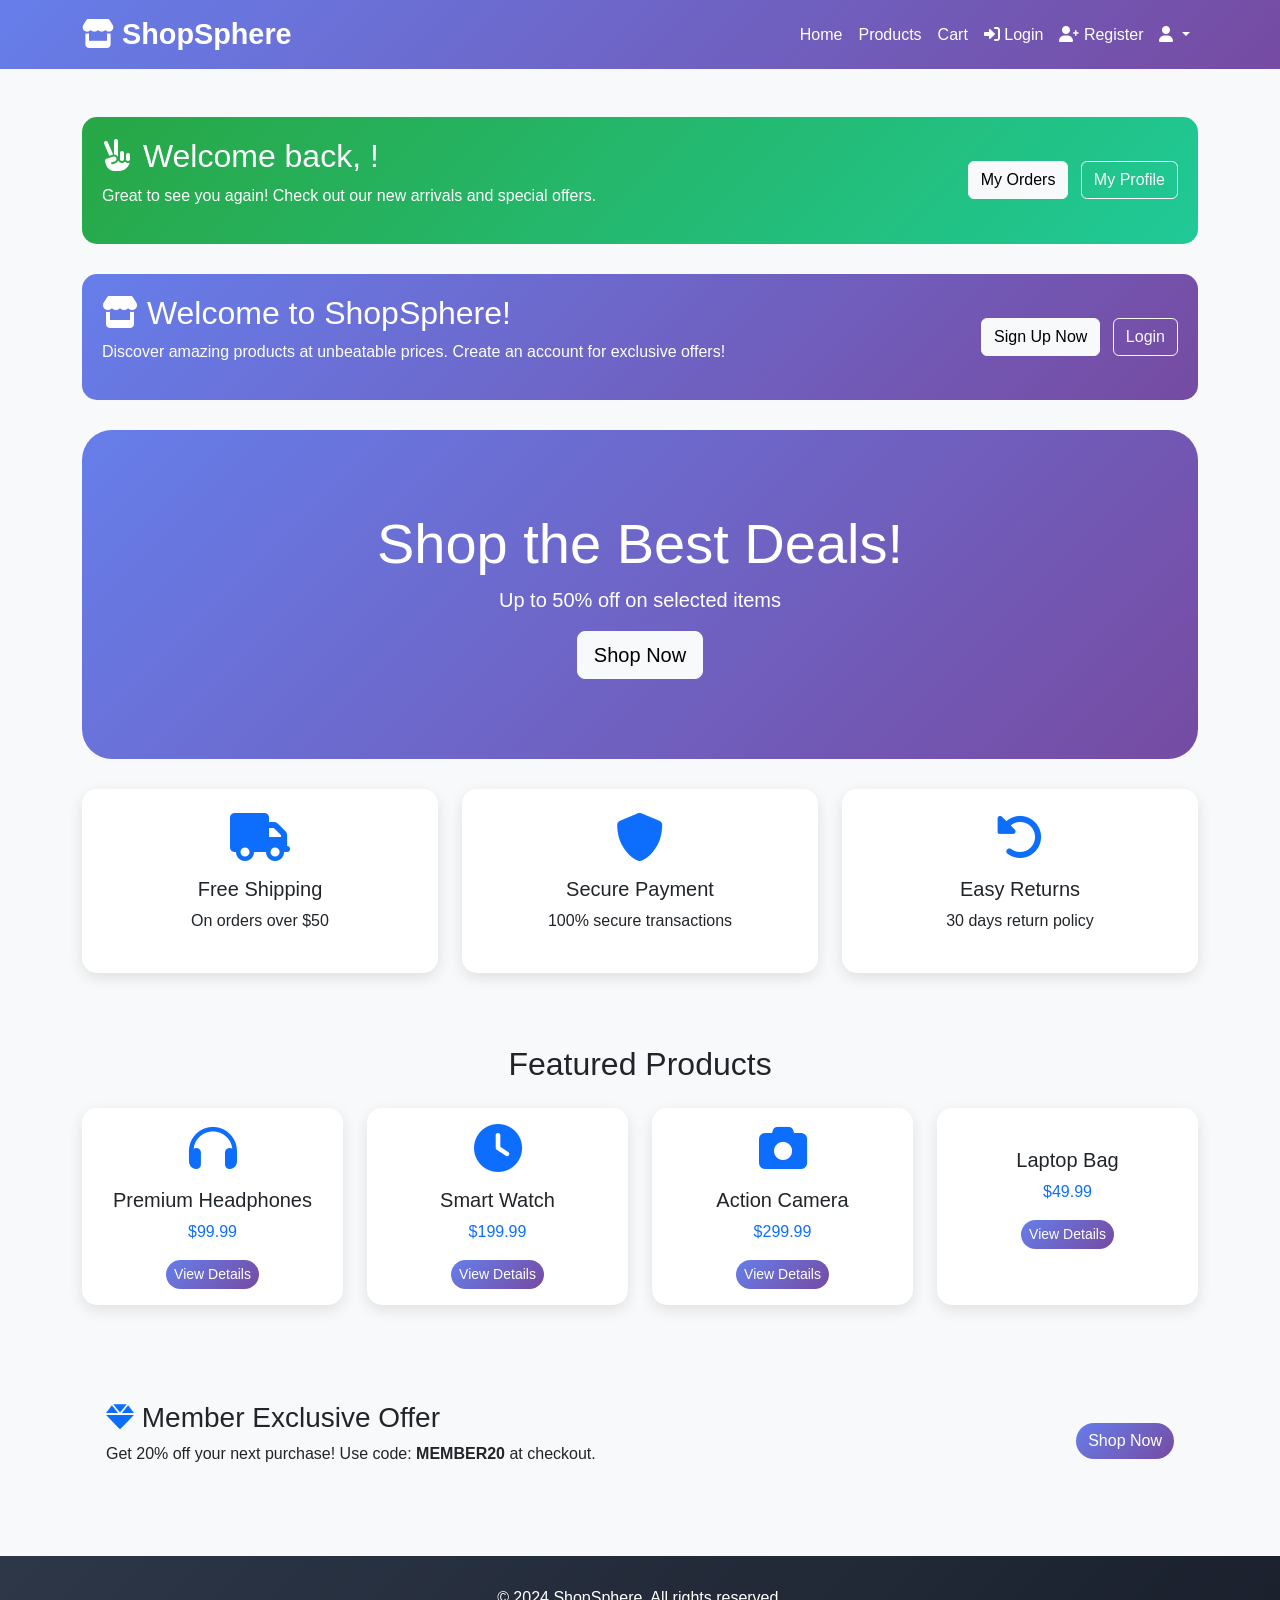
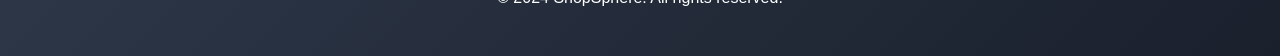
<file: src/main/resources/templates/index.html>
<!DOCTYPE html>
<html xmlns:th="http://www.thymeleaf.org"
      xmlns:sec="http://www.thymeleaf.org/extras/spring-security">
<head>
    <meta charset="UTF-8">
    <meta name="viewport" content="width=device-width, initial-scale=1.0">
    <title>ShopSphere - Home</title>
    
    <!-- Bootstrap CSS -->
    <link href="https://cdn.jsdelivr.net/npm/bootstrap@5.1.3/dist/css/bootstrap.min.css" rel="stylesheet">
    
    <!-- Font Awesome -->
    <link href="https://cdnjs.cloudflare.com/ajax/libs/font-awesome/6.0.0/css/all.min.css" rel="stylesheet">
    
    <style>
        * { margin: 0; padding: 0; box-sizing: border-box; }
        body { font-family: 'Segoe UI', Tahoma, Geneva, Verdana, sans-serif; background: #f8f9fa; }
        .navbar { background: linear-gradient(135deg, #667eea 0%, #764ba2 100%) !important; }
        .navbar-brand { font-size: 1.8rem; font-weight: bold; color: white !important; }
        .nav-link { color: white !important; }
        .nav-link:hover { color: #ffd700 !important; }
        .hero-section { background: linear-gradient(135deg, #667eea 0%, #764ba2 100%); border-radius: 30px; padding: 80px 0; margin: 30px 0; }
        .card { transition: transform 0.3s; border: none; border-radius: 15px; box-shadow: 0 5px 15px rgba(0,0,0,0.1); }
        .card:hover { transform: translateY(-5px); }
        .btn-primary { background: linear-gradient(135deg, #667eea 0%, #764ba2 100%); border: none; border-radius: 25px; }
        .btn-primary:hover { transform: translateY(-2px); box-shadow: 0 5px 15px rgba(102, 126, 234, 0.4); }
        footer { background: linear-gradient(135deg, #2d3748 0%, #1a202c 100%); color: white; margin-top: 50px; padding: 30px 0; }
        .welcome-banner { background: linear-gradient(135deg, #28a745 0%, #20c997 100%); border-radius: 15px; padding: 20px; margin-bottom: 30px; }
        .dropdown-menu { background: white; border-radius: 10px; box-shadow: 0 5px 15px rgba(0,0,0,0.1); }
        .dropdown-item:hover { background: #f8f9fa; }
        .dropdown-item i { width: 20px; }
    </style>
</head>
<body>

<!-- Navigation -->
<nav class="navbar navbar-expand-lg navbar-dark">
    <div class="container">
        <a class="navbar-brand" th:href="@{/}">
            <i class="fas fa-store"></i> ShopSphere
        </a>
        <button class="navbar-toggler" type="button" data-bs-toggle="collapse" data-bs-target="#navbarNav">
            <span class="navbar-toggler-icon"></span>
        </button>
        <div class="collapse navbar-collapse" id="navbarNav">
            <ul class="navbar-nav ms-auto">
                <li class="nav-item">
                    <a class="nav-link" th:href="@{/}">Home</a>
                </li>
                <li class="nav-item">
                    <a class="nav-link" th:href="@{/products}">Products</a>
                </li>
                <li class="nav-item">
                    <a class="nav-link" th:href="@{/cart}">Cart</a>
                </li>
                
                <!-- Show for NON-logged in users -->
                <li class="nav-item" sec:authorize="isAnonymous()">
                    <a class="nav-link" th:href="@{/login}">
                        <i class="fas fa-sign-in-alt"></i> Login
                    </a>
                </li>
                <li class="nav-item" sec:authorize="isAnonymous()">
                    <a class="nav-link" th:href="@{/register}">
                        <i class="fas fa-user-plus"></i> Register
                    </a>
                </li>
                
                <!-- Show for LOGGED in users - DROPDOWN -->
                <li class="nav-item dropdown" sec:authorize="isAuthenticated()">
                    <a class="nav-link dropdown-toggle" href="#" id="userDropdown" role="button" data-bs-toggle="dropdown" aria-expanded="false">
                        <i class="fas fa-user"></i> <span sec:authentication="name"></span>
                    </a>
                    <ul class="dropdown-menu dropdown-menu-end" aria-labelledby="userDropdown">
                        <li>
                            <a class="dropdown-item" th:href="@{/profile}">
                                <i class="fas fa-id-card"></i> My Profile
                            </a>
                        </li>
                        <li>
                            <a class="dropdown-item" th:href="@{/orders}">
                                <i class="fas fa-shopping-bag"></i> My Orders
                            </a>
                        </li>
                        <li>
                            <a class="dropdown-item" th:href="@{/wishlist}">
                                <i class="fas fa-heart"></i> Wishlist
                            </a>
                        </li>
                        <li><hr class="dropdown-divider"></li>
                        <li>
                            <a class="dropdown-item" th:href="@{/logout}">
                                <i class="fas fa-sign-out-alt"></i> Logout
                            </a>
                        </li>
                    </ul>
                </li>
            </ul>
        </div>
    </div>
</nav>

<!-- Main Content -->
<div class="container my-5">
    
    <!-- Welcome Banner - Logged in users -->
    <div sec:authorize="isAuthenticated()" class="welcome-banner text-white">
        <div class="row align-items-center">
            <div class="col-md-8">
                <h2><i class="fas fa-hand-peace"></i> Welcome back, <span sec:authentication="name"></span>!</h2>
                <p>Great to see you again! Check out our new arrivals and special offers.</p>
            </div>
            <div class="col-md-4 text-end">
                <a href="/orders" class="btn btn-light">My Orders</a>
                <a href="/profile" class="btn btn-outline-light ms-2">My Profile</a>
            </div>
        </div>
    </div>
    
    <!-- Welcome Banner - Non-logged in users -->
    <div sec:authorize="isAnonymous()" class="welcome-banner text-white" style="background: linear-gradient(135deg, #667eea 0%, #764ba2 100%);">
        <div class="row align-items-center">
            <div class="col-md-8">
                <h2><i class="fas fa-store"></i> Welcome to ShopSphere!</h2>
                <p>Discover amazing products at unbeatable prices. Create an account for exclusive offers!</p>
            </div>
            <div class="col-md-4 text-end">
                <a href="/register" class="btn btn-light">Sign Up Now</a>
                <a href="/login" class="btn btn-outline-light ms-2">Login</a>
            </div>
        </div>
    </div>
    
    <!-- Hero Section -->
    <div class="hero-section text-white text-center">
        <div class="container">
            <h1 class="display-4">Shop the Best Deals!</h1>
            <p class="lead">Up to 50% off on selected items</p>
            <a href="/products" class="btn btn-light btn-lg">Shop Now</a>
        </div>
    </div>
    
    <!-- Features Section -->
    <div class="row text-center mb-5">
        <div class="col-md-4 mb-4">
            <div class="card p-4">
                <i class="fas fa-truck fa-3x text-primary mb-3"></i>
                <h5>Free Shipping</h5>
                <p>On orders over $50</p>
            </div>
        </div>
        <div class="col-md-4 mb-4">
            <div class="card p-4">
                <i class="fas fa-shield-alt fa-3x text-primary mb-3"></i>
                <h5>Secure Payment</h5>
                <p>100% secure transactions</p>
            </div>
        </div>
        <div class="col-md-4 mb-4">
            <div class="card p-4">
                <i class="fas fa-undo-alt fa-3x text-primary mb-3"></i>
                <h5>Easy Returns</h5>
                <p>30 days return policy</p>
            </div>
        </div>
    </div>
    
    <!-- Products Section -->
    <h2 class="text-center mb-4">Featured Products</h2>
    <div class="row">
        <div class="col-md-3 mb-4">
            <div class="card h-100">
                <div class="card-body text-center">
                    <i class="fas fa-headphones fa-3x text-primary mb-3"></i>
                    <h5>Premium Headphones</h5>
                    <p class="text-primary">$99.99</p>
                    <a href="/product/1" class="btn btn-primary btn-sm">View Details</a>
                </div>
            </div>
        </div>
        <div class="col-md-3 mb-4">
            <div class="card h-100">
                <div class="card-body text-center">
                    <i class="fas fa-clock fa-3x text-primary mb-3"></i>
                    <h5>Smart Watch</h5>
                    <p class="text-primary">$199.99</p>
                    <a href="/product/2" class="btn btn-primary btn-sm">View Details</a>
                </div>
            </div>
        </div>
        <div class="col-md-3 mb-4">
            <div class="card h-100">
                <div class="card-body text-center">
                    <i class="fas fa-camera fa-3x text-primary mb-3"></i>
                    <h5>Action Camera</h5>
                    <p class="text-primary">$299.99</p>
                    <a href="/product/3" class="btn btn-primary btn-sm">View Details</a>
                </div>
            </div>
        </div>
        <div class="col-md-3 mb-4">
            <div class="card h-100">
                <div class="card-body text-center">
                    <i class="fas fa-bag fa-3x text-primary mb-3"></i>
                    <h5>Laptop Bag</h5>
                    <p class="text-primary">$49.99</p>
                    <a href="/product/4" class="btn btn-primary btn-sm">View Details</a>
                </div>
            </div>
        </div>
    </div>
    
    <!-- Member Exclusive Section -->
    <div sec:authorize="isAuthenticated()" class="mt-5 p-4 bg-light rounded">
        <div class="row align-items-center">
            <div class="col-md-8">
                <h3><i class="fas fa-gem text-primary"></i> Member Exclusive Offer</h3>
                <p>Get 20% off your next purchase! Use code: <strong>MEMBER20</strong> at checkout.</p>
            </div>
            <div class="col-md-4 text-end">
                <a href="/products" class="btn btn-primary">Shop Now</a>
            </div>
        </div>
    </div>
</div>

<!-- Footer -->
<footer>
    <div class="container text-center">
        <p>&copy; 2024 ShopSphere. All rights reserved.</p>
    </div>
</footer>

<!-- ========== BOOTSTRAP JAVASCRIPT - REQUIRED FOR DROPDOWN ========== -->
<script src="https://cdn.jsdelivr.net/npm/bootstrap@5.1.3/dist/js/bootstrap.bundle.min.js"></script>

<!-- ========== INITIALIZE DROPDOWNS ========== -->
<script>
    // Method 1: Auto-initialize all dropdowns
    document.addEventListener('DOMContentLoaded', function() {
        var dropdownElementList = [].slice.call(document.querySelectorAll('.dropdown-toggle'));
        var dropdownList = dropdownElementList.map(function(dropdownToggleEl) {
            return new bootstrap.Dropdown(dropdownToggleEl);
        });
        console.log('✅ Dropdowns initialized');
    });
    
    // Method 2: Simple fallback - show on click
    document.addEventListener('click', function(e) {
        var dropdownToggle = e.target.closest('.dropdown-toggle');
        if (dropdownToggle) {
            var dropdownMenu = dropdownToggle.nextElementSibling;
            if (dropdownMenu && dropdownMenu.classList.contains('dropdown-menu')) {
                var isOpen = dropdownMenu.classList.contains('show');
                // Close other dropdowns
                document.querySelectorAll('.dropdown-menu.show').forEach(function(menu) {
                    if (menu !== dropdownMenu) {
                        menu.classList.remove('show');
                    }
                });
                // Toggle this dropdown
                if (isOpen) {
                    dropdownMenu.classList.remove('show');
                } else {
                    dropdownMenu.classList.add('show');
                }
            }
        }
    });
</script>

</body>
</html>
</file>
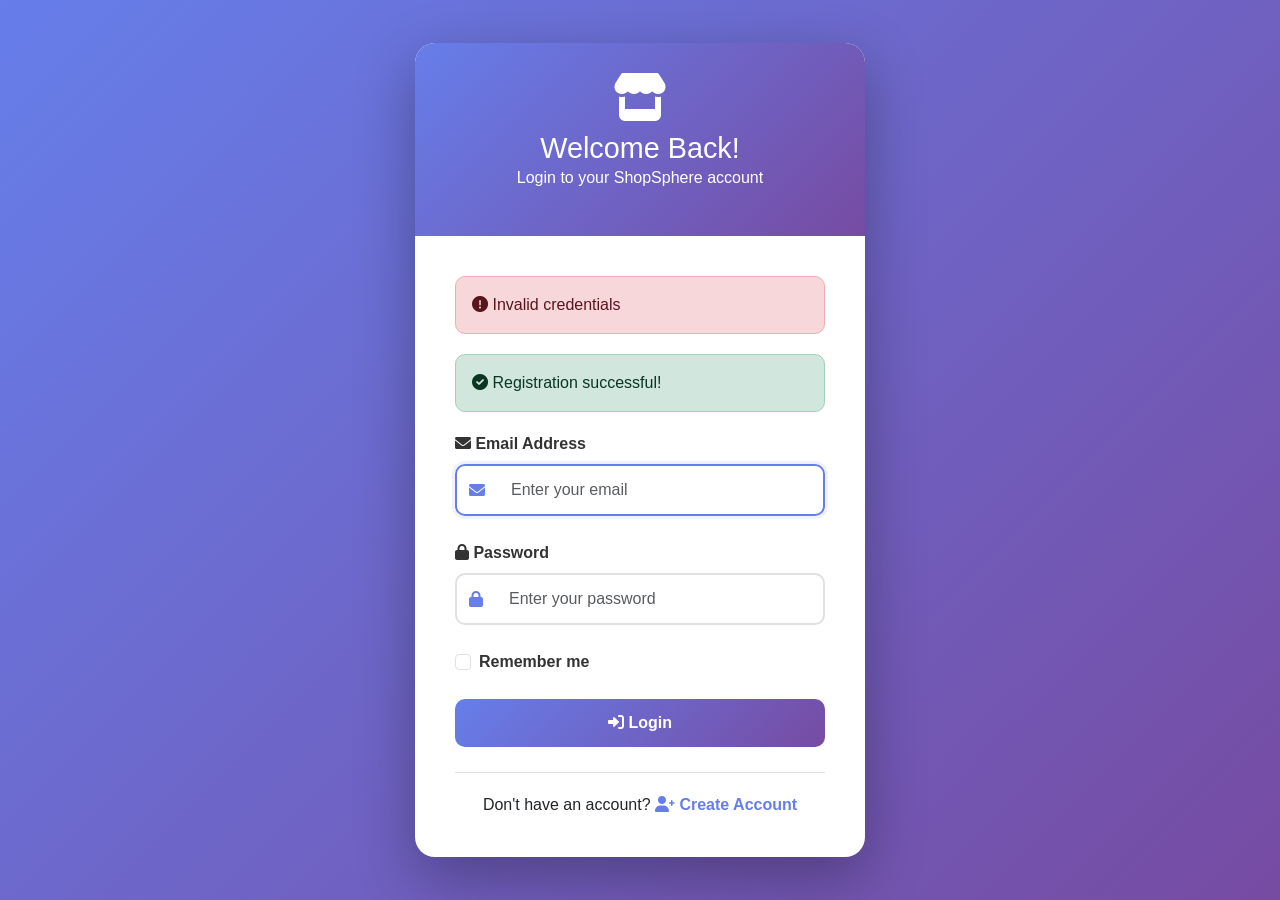
<file: src/main/resources/templates/auth/login.html>
<!DOCTYPE html>
<html xmlns:th="http://www.thymeleaf.org">
<head>
    <meta charset="UTF-8">
    <meta name="viewport" content="width=device-width, initial-scale=1.0">
    <title>ShopSphere - Login</title>
    
    <link href="https://cdn.jsdelivr.net/npm/bootstrap@5.1.3/dist/css/bootstrap.min.css" rel="stylesheet">
    <link href="https://cdnjs.cloudflare.com/ajax/libs/font-awesome/6.0.0/css/all.min.css" rel="stylesheet">
    
    <style>
        * { margin: 0; padding: 0; box-sizing: border-box; }
        
        body {
            font-family: 'Segoe UI', Tahoma, Geneva, Verdana, sans-serif;
            background: linear-gradient(135deg, #667eea 0%, #764ba2 100%);
            min-height: 100vh;
        }
        
        .login-container {
            min-height: 100vh;
            display: flex;
            align-items: center;
            justify-content: center;
            padding: 20px;
        }
        
        .login-card {
            background: white;
            border-radius: 20px;
            box-shadow: 0 20px 60px rgba(0,0,0,0.3);
            max-width: 450px;
            width: 100%;
            animation: fadeInUp 0.6s ease-out;
        }
        
        .login-header {
            background: linear-gradient(135deg, #667eea 0%, #764ba2 100%);
            color: white;
            padding: 30px;
            text-align: center;
            border-radius: 20px 20px 0 0;
        }
        
        .login-header i {
            font-size: 3rem;
            margin-bottom: 10px;
        }
        
        .login-header h2 {
            margin: 0;
            font-size: 1.8rem;
        }
        
        .login-body {
            padding: 40px;
        }
        
        .form-group {
            margin-bottom: 25px;
        }
        
        .form-group label {
            font-weight: 600;
            margin-bottom: 8px;
            display: block;
            color: #333;
        }
        
        .input-group {
            border: 2px solid #e0e0e0;
            border-radius: 10px;
            transition: all 0.3s ease;
        }
        
        .input-group:focus-within {
            border-color: #667eea;
            box-shadow: 0 0 0 3px rgba(102, 126, 234, 0.1);
        }
        
        .input-group-text {
            background: transparent;
            border: none;
            color: #667eea;
        }
        
        .form-control {
            border: none;
            padding: 12px 15px;
            background: transparent;
        }
        
        .form-control:focus {
            box-shadow: none;
            background: transparent;
        }
        
        .btn-login {
            background: linear-gradient(135deg, #667eea 0%, #764ba2 100%);
            color: white;
            border: none;
            padding: 12px;
            border-radius: 10px;
            font-weight: 600;
            width: 100%;
            transition: all 0.3s ease;
        }
        
        .btn-login:hover {
            transform: translateY(-2px);
            box-shadow: 0 5px 20px rgba(102, 126, 234, 0.4);
        }
        
        .register-link {
            text-align: center;
            margin-top: 25px;
            padding-top: 20px;
            border-top: 1px solid #e0e0e0;
        }
        
        .register-link a {
            color: #667eea;
            text-decoration: none;
            font-weight: 600;
        }
        
        .alert {
            border-radius: 10px;
            margin-bottom: 20px;
        }
        
        @keyframes fadeInUp {
            from {
                opacity: 0;
                transform: translateY(30px);
            }
            to {
                opacity: 1;
                transform: translateY(0);
            }
        }
    </style>
</head>
<body>

<div class="login-container">
    <div class="login-card">
        <div class="login-header">
            <i class="fas fa-store"></i>
            <h2>Welcome Back!</h2>
            <p>Login to your ShopSphere account</p>
        </div>
        
        <div class="login-body">
            <!-- Error Message -->
            <div th:if="${error}" class="alert alert-danger">
                <i class="fas fa-exclamation-circle"></i> <span th:text="${error}">Invalid credentials</span>
            </div>
            
            <!-- Success Message -->
            <div th:if="${success}" class="alert alert-success">
                <i class="fas fa-check-circle"></i> <span th:text="${success}">Registration successful!</span>
            </div>
            
            <!-- Login Form -->
            <form th:action="@{/login}" method="post">
                <div class="form-group">
                    <label for="username">
                        <i class="fas fa-envelope"></i> Email Address
                    </label>
                    <div class="input-group">
                        <span class="input-group-text">
                            <i class="fas fa-envelope"></i>
                        </span>
                        <input type="email" class="form-control" id="username" name="username" 
                               placeholder="Enter your email" required autofocus>
                    </div>
                </div>
                
                <div class="form-group">
                    <label for="password">
                        <i class="fas fa-lock"></i> Password
                    </label>
                    <div class="input-group">
                        <span class="input-group-text">
                            <i class="fas fa-lock"></i>
                        </span>
                        <input type="password" class="form-control" id="password" name="password" 
                               placeholder="Enter your password" required>
                    </div>
                </div>
                
                <div class="form-group form-check">
                    <input type="checkbox" class="form-check-input" id="remember-me" name="remember-me">
                    <label class="form-check-label" for="remember-me">Remember me</label>
                </div>
                
                <button type="submit" class="btn-login">
                    <i class="fas fa-sign-in-alt"></i> Login
                </button>
            </form>
            
            <div class="register-link">
                Don't have an account? 
                <a href="/register">
                    <i class="fas fa-user-plus"></i> Create Account
                </a>
            </div>
        </div>
    </div>
</div>

<script src="https://cdn.jsdelivr.net/npm/bootstrap@5.1.3/dist/js/bootstrap.bundle.min.js"></script>
</body>
</html>
</file>
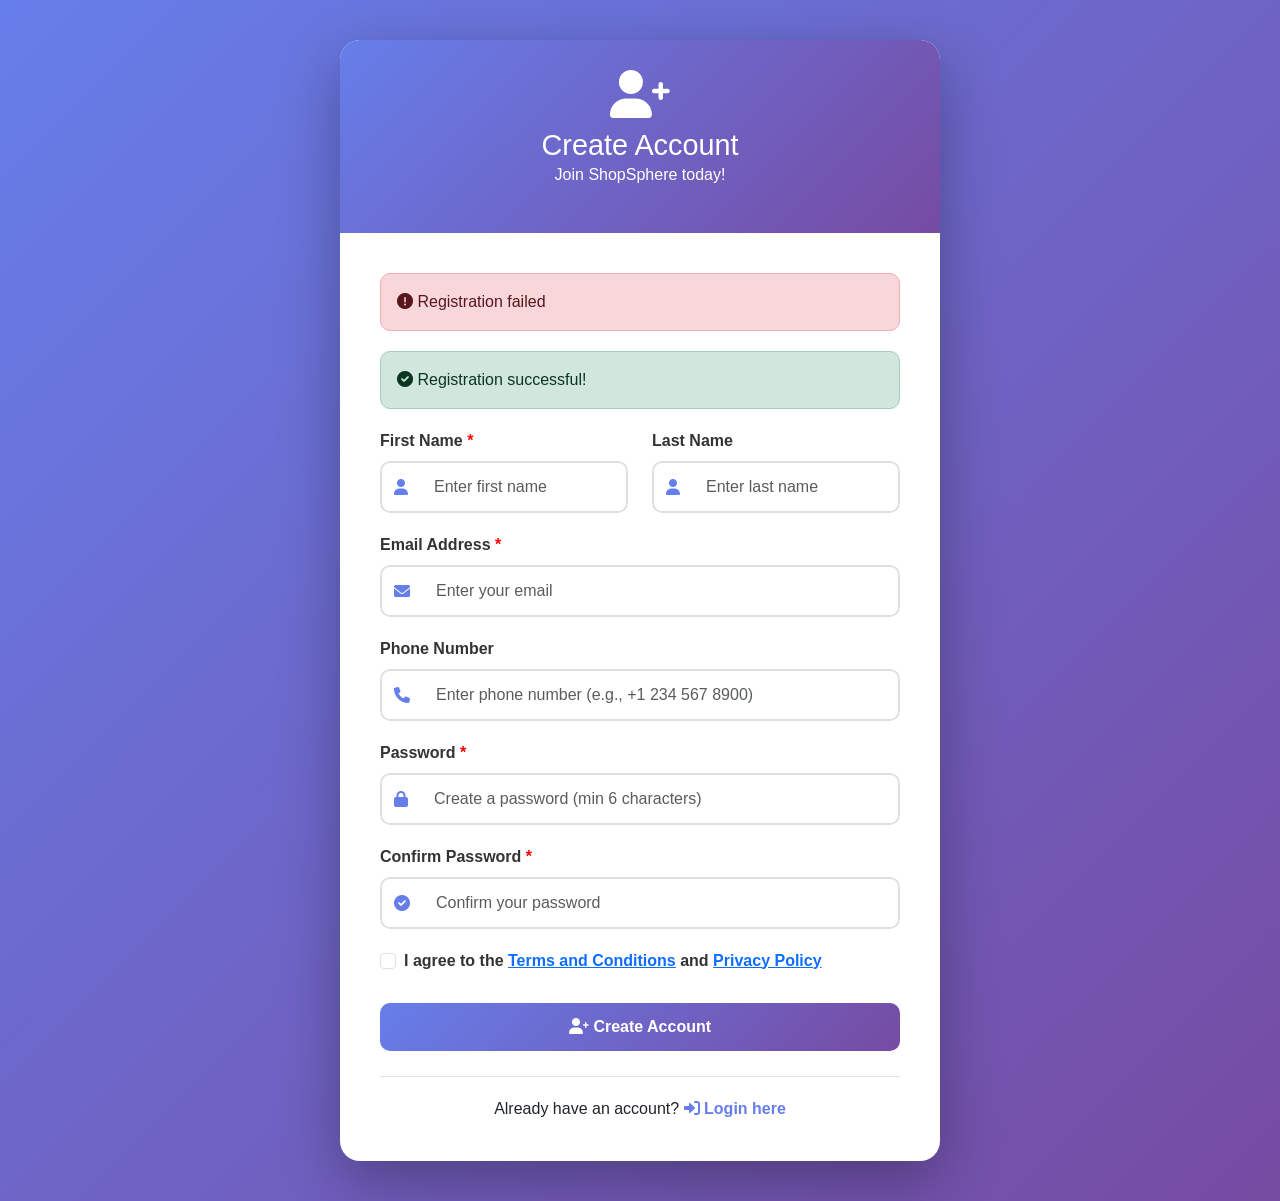
<file: src/main/resources/templates/auth/register.html>
<!DOCTYPE html>
<html xmlns:th="http://www.thymeleaf.org">
<head>
    <meta charset="UTF-8">
    <meta name="viewport" content="width=device-width, initial-scale=1.0">
    <title>ShopSphere - Register</title>
    
    <link href="https://cdn.jsdelivr.net/npm/bootstrap@5.1.3/dist/css/bootstrap.min.css" rel="stylesheet">
    <link href="https://cdnjs.cloudflare.com/ajax/libs/font-awesome/6.0.0/css/all.min.css" rel="stylesheet">
    
    <style>
        * { margin: 0; padding: 0; box-sizing: border-box; }
        
        body {
            font-family: 'Segoe UI', Tahoma, Geneva, Verdana, sans-serif;
            background: linear-gradient(135deg, #667eea 0%, #764ba2 100%);
            min-height: 100vh;
        }
        
        .register-container {
            min-height: 100vh;
            display: flex;
            align-items: center;
            justify-content: center;
            padding: 40px 20px;
        }
        
        .register-card {
            background: white;
            border-radius: 20px;
            box-shadow: 0 20px 60px rgba(0,0,0,0.3);
            max-width: 600px;
            width: 100%;
            animation: fadeInUp 0.6s ease-out;
        }
        
        .register-header {
            background: linear-gradient(135deg, #667eea 0%, #764ba2 100%);
            color: white;
            padding: 30px;
            text-align: center;
            border-radius: 20px 20px 0 0;
        }
        
        .register-header i {
            font-size: 3rem;
            margin-bottom: 10px;
        }
        
        .register-header h2 {
            margin: 0;
            font-size: 1.8rem;
        }
        
        .register-body {
            padding: 40px;
        }
        
        .form-group {
            margin-bottom: 20px;
        }
        
        .form-group label {
            font-weight: 600;
            margin-bottom: 8px;
            display: block;
            color: #333;
        }
        
        .required:after {
            content: " *";
            color: red;
        }
        
        .input-group {
            border: 2px solid #e0e0e0;
            border-radius: 10px;
            transition: all 0.3s ease;
        }
        
        .input-group:focus-within {
            border-color: #667eea;
            box-shadow: 0 0 0 3px rgba(102, 126, 234, 0.1);
        }
        
        .input-group-text {
            background: transparent;
            border: none;
            color: #667eea;
        }
        
        .form-control {
            border: none;
            padding: 12px 15px;
            background: transparent;
        }
        
        .form-control:focus {
            box-shadow: none;
            background: transparent;
        }
        
        select.form-control {
            cursor: pointer;
        }
        
        .btn-register {
            background: linear-gradient(135deg, #667eea 0%, #764ba2 100%);
            color: white;
            border: none;
            padding: 12px;
            border-radius: 10px;
            font-weight: 600;
            width: 100%;
            transition: all 0.3s ease;
            margin-top: 10px;
        }
        
        .btn-register:hover {
            transform: translateY(-2px);
            box-shadow: 0 5px 20px rgba(102, 126, 234, 0.4);
        }
        
        .login-link {
            text-align: center;
            margin-top: 25px;
            padding-top: 20px;
            border-top: 1px solid #e0e0e0;
        }
        
        .login-link a {
            color: #667eea;
            text-decoration: none;
            font-weight: 600;
        }
        
        .alert {
            border-radius: 10px;
            margin-bottom: 20px;
        }
        
        .password-strength {
            margin-top: 5px;
            font-size: 12px;
        }
        
        .weak { color: #dc3545; }
        .medium { color: #ffc107; }
        .strong { color: #28a745; }
        
        @keyframes fadeInUp {
            from {
                opacity: 0;
                transform: translateY(30px);
            }
            to {
                opacity: 1;
                transform: translateY(0);
            }
        }
        
        @media (max-width: 576px) {
            .register-body {
                padding: 25px;
            }
        }
    </style>
</head>
<body>

<div class="register-container">
    <div class="register-card">
        <div class="register-header">
            <i class="fas fa-user-plus"></i>
            <h2>Create Account</h2>
            <p>Join ShopSphere today!</p>
        </div>
        
        <div class="register-body">
            <!-- Error Message -->
            <div th:if="${error}" class="alert alert-danger">
                <i class="fas fa-exclamation-circle"></i> <span th:text="${error}">Registration failed</span>
            </div>
            
            <!-- Success Message -->
            <div th:if="${success}" class="alert alert-success">
                <i class="fas fa-check-circle"></i> <span th:text="${success}">Registration successful!</span>
            </div>
            
            <!-- Register Form with ALL User Entity Fields -->
            <form th:action="@{/register}" method="post" id="registerForm">
                <!-- Row 1: First Name and Last Name -->
                <div class="row">
                    <div class="col-md-6">
                        <div class="form-group">
                            <label for="firstName" class="required">First Name</label>
                            <div class="input-group">
                                <span class="input-group-text">
                                    <i class="fas fa-user"></i>
                                </span>
                                <input type="text" class="form-control" id="firstName" name="firstName" 
                                       placeholder="Enter first name" required>
                            </div>
                        </div>
                    </div>
                    <div class="col-md-6">
                        <div class="form-group">
                            <label for="lastName">Last Name</label>
                            <div class="input-group">
                                <span class="input-group-text">
                                    <i class="fas fa-user"></i>
                                </span>
                                <input type="text" class="form-control" id="lastName" name="lastName" 
                                       placeholder="Enter last name">
                            </div>
                        </div>
                    </div>
                </div>
                
                <!-- Email Field -->
                <div class="form-group">
                    <label for="email" class="required">Email Address</label>
                    <div class="input-group">
                        <span class="input-group-text">
                            <i class="fas fa-envelope"></i>
                        </span>
                        <input type="email" class="form-control" id="email" name="email" 
                               placeholder="Enter your email" required>
                    </div>
                </div>
                
                <!-- Phone Number Field (NEW) -->
                <div class="form-group">
                    <label for="phoneNumber">Phone Number</label>
                    <div class="input-group">
                        <span class="input-group-text">
                            <i class="fas fa-phone"></i>
                        </span>
                        <input type="tel" class="form-control" id="phoneNumber" name="phoneNumber" 
                               placeholder="Enter phone number (e.g., +1 234 567 8900)">
                    </div>
                </div>
                
                <!-- Password Fields -->
                <div class="form-group">
                    <label for="password" class="required">Password</label>
                    <div class="input-group">
                        <span class="input-group-text">
                            <i class="fas fa-lock"></i>
                        </span>
                        <input type="password" class="form-control" id="password" name="password" 
                               placeholder="Create a password (min 6 characters)" required>
                    </div>
                    <div id="passwordStrength" class="password-strength"></div>
                </div>
                
                <div class="form-group">
                    <label for="confirmPassword" class="required">Confirm Password</label>
                    <div class="input-group">
                        <span class="input-group-text">
                            <i class="fas fa-check-circle"></i>
                        </span>
                        <input type="password" class="form-control" id="confirmPassword" name="confirmPassword" 
                               placeholder="Confirm your password" required>
                    </div>
                    <div id="passwordMatch" class="password-strength"></div>
                </div>
                
                <!-- Role Field (Hidden - Default USER) -->
                <input type="hidden" name="role" value="USER">
                
                <!-- Terms and Conditions -->
                <div class="form-group form-check">
                    <input type="checkbox" class="form-check-input" id="terms" required>
                    <label class="form-check-label" for="terms">
                        I agree to the <a href="/terms">Terms and Conditions</a> and <a href="/privacy">Privacy Policy</a>
                    </label>
                </div>
                
                <button type="submit" class="btn-register" id="submitBtn">
                    <i class="fas fa-user-plus"></i> Create Account
                </button>
            </form>
            
            <div class="login-link">
                Already have an account? 
                <a href="/login">
                    <i class="fas fa-sign-in-alt"></i> Login here
                </a>
            </div>
        </div>
    </div>
</div>

<script src="https://code.jquery.com/jquery-3.6.0.min.js"></script>
<script src="https://cdn.jsdelivr.net/npm/bootstrap@5.1.3/dist/js/bootstrap.bundle.min.js"></script>
<script>
    // Password strength checker
    $('#password').on('keyup', function() {
        let password = $(this).val();
        let strength = 0;
        
        if (password.length >= 6) strength++;
        if (password.length >= 10) strength++;
        if (password.match(/[a-z]/)) strength++;
        if (password.match(/[A-Z]/)) strength++;
        if (password.match(/[0-9]/)) strength++;
        if (password.match(/[^a-zA-Z0-9]/)) strength++;
        
        let strengthText = '';
        let strengthClass = '';
        
        if (strength <= 2) {
            strengthText = 'Weak password';
            strengthClass = 'weak';
        } else if (strength <= 4) {
            strengthText = 'Medium password';
            strengthClass = 'medium';
        } else {
            strengthText = 'Strong password';
            strengthClass = 'strong';
        }
        
        if (password.length === 0) {
            strengthText = '';
        }
        
        $('#passwordStrength').html('<span class="' + strengthClass + '"><i class="fas fa-info-circle"></i> ' + strengthText + '</span>');
    });
    
    // Password match checker
    $('#confirmPassword, #password').on('keyup', function() {
        let password = $('#password').val();
        let confirm = $('#confirmPassword').val();
        
        if (confirm.length > 0) {
            if (password === confirm) {
                $('#passwordMatch').html('<span class="strong"><i class="fas fa-check-circle"></i> Passwords match</span>');
            } else {
                $('#passwordMatch').html('<span class="weak"><i class="fas fa-exclamation-circle"></i> Passwords do not match</span>');
            }
        } else {
            $('#passwordMatch').html('');
        }
    });
    
    // Form validation before submit
    $('#registerForm').on('submit', function(e) {
        let password = $('#password').val();
        let confirm = $('#confirmPassword').val();
        let terms = $('#terms').is(':checked');
        
        if (password !== confirm) {
            e.preventDefault();
            alert('Passwords do not match!');
            return false;
        }
        
        if (password.length < 6) {
            e.preventDefault();
            alert('Password must be at least 6 characters long!');
            return false;
        }
        
        if (!terms) {
            e.preventDefault();
            alert('Please accept the Terms and Conditions');
            return false;
        }
        
        return true;
    });
</script>
</body>
</html>
</file>
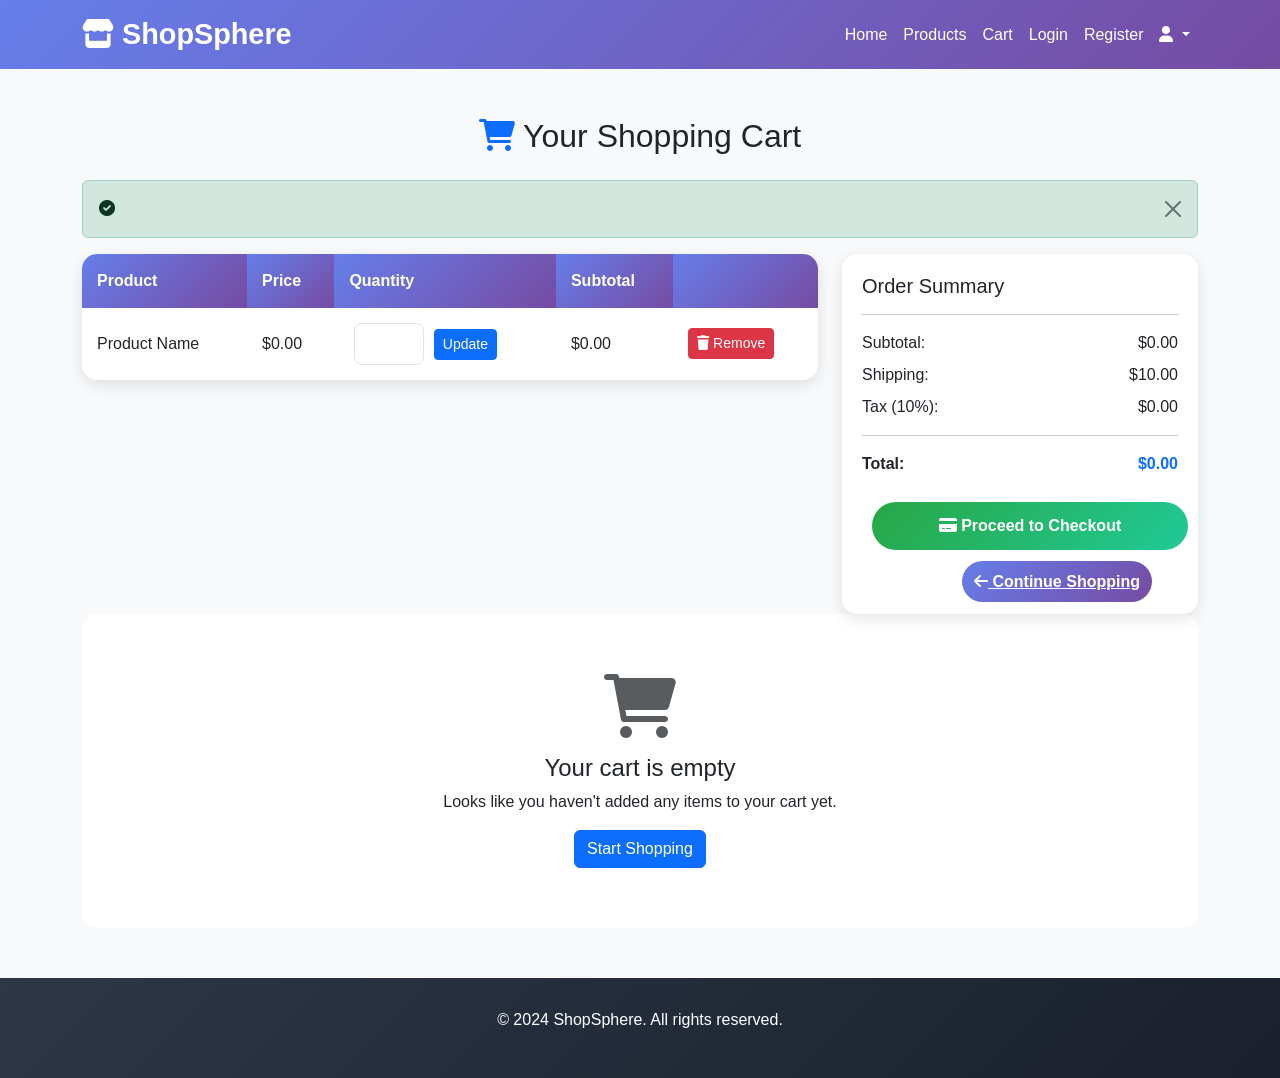
<file: src/main/resources/templates/cart/view.html>
<!DOCTYPE html>
<html xmlns:th="http://www.thymeleaf.org"
      xmlns:sec="http://www.thymeleaf.org/extras/spring-security">
<head>
    <meta charset="UTF-8">
    <meta name="viewport" content="width=device-width, initial-scale=1.0">
    <title>ShopSphere - Shopping Cart</title>
    
    <link href="https://cdn.jsdelivr.net/npm/bootstrap@5.1.3/dist/css/bootstrap.min.css" rel="stylesheet">
    <link href="https://cdnjs.cloudflare.com/ajax/libs/font-awesome/6.0.0/css/all.min.css" rel="stylesheet">
    
    <style>
        * { margin: 0; padding: 0; box-sizing: border-box; }
        body { font-family: 'Segoe UI', Tahoma, Geneva, Verdana, sans-serif; background: #f8f9fa; }
        .navbar { background: linear-gradient(135deg, #667eea 0%, #764ba2 100%) !important; }
        .navbar-brand { font-size: 1.8rem; font-weight: bold; color: white !important; }
        .nav-link { color: white !important; }
		.nav-link:hover { color: #ffd700 !important; }
        .cart-table { background: white; border-radius: 15px; overflow: hidden; box-shadow: 0 5px 15px rgba(0,0,0,0.1); width: 100%; }
        .cart-table th { background: linear-gradient(135deg, #667eea 0%, #764ba2 100%); color: white; padding: 15px; }
        .cart-table td { padding: 15px; vertical-align: middle; }
        .cart-summary { background: white; border-radius: 15px; padding: 20px; box-shadow: 0 5px 15px rgba(0,0,0,0.1); position: sticky; top: 20px; }
        .btn-checkout { background: linear-gradient(135deg, #28a745 0%, #20c997 100%); color: white; border: none; border-radius: 30px; padding: 12px; width: 100%; font-weight: bold;margin:10px 0px 20px 10px; }
        .btn-continue { background: linear-gradient(135deg, #667eea 0%, #764ba2 100%); color: white; border: none; border-radius: 30px; padding: 12px; width: 100%; font-weight: bold;margin-left:100px;  }
        .empty-cart { text-align: center; padding: 60px; background: white; border-radius: 15px; }
        footer { background: linear-gradient(135deg, #2d3748 0%, #1a202c 100%); color: white; margin-top: 50px; padding: 30px 0; }
        .quantity-input { width: 70px; text-align: center; margin: 0 5px; border: 1px solid #dee2e6; border-radius: 8px; padding: 8px; }
    </style>
</head>
<body>

<!-- Navigation -->
<!-- Navigation -->
<nav class="navbar navbar-expand-lg navbar-dark">
    <div class="container">
        <a class="navbar-brand" th:href="@{/}">
            <i class="fas fa-store"></i> ShopSphere
        </a>
        <button class="navbar-toggler" type="button" data-bs-toggle="collapse" data-bs-target="#navbarNav">
            <span class="navbar-toggler-icon"></span>
        </button>
        <div class="collapse navbar-collapse" id="navbarNav">
            <ul class="navbar-nav ms-auto">
                <li class="nav-item">
                    <a class="nav-link" th:href="@{/}">Home</a>
                </li>
                <li class="nav-item">
                    <a class="nav-link" th:href="@{/products}">Products</a>
                </li>
                <li class="nav-item">
                    <a class="nav-link" th:href="@{/cart}">Cart</a>
                </li>
                
                <!-- Show for NON-logged in users -->
                <li class="nav-item" sec:authorize="isAnonymous()">
                    <a class="nav-link" th:href="@{/login}">Login</a>
                </li>
                <li class="nav-item" sec:authorize="isAnonymous()">
                    <a class="nav-link" th:href="@{/register}">Register</a>
                </li>
                
                <!-- Show for LOGGED in users -->
                <li class="nav-item dropdown" sec:authorize="isAuthenticated()">
                    <a class="nav-link dropdown-toggle" href="#" data-bs-toggle="dropdown">
                        <i class="fas fa-user"></i> <span sec:authentication="name"></span>
                    </a>
                    <ul class="dropdown-menu">
                        <li><a class="dropdown-item" th:href="@{/profile}">
                            <i class="fas fa-id-card"></i> My Profile
                        </a></li>
                        <li><a class="dropdown-item" th:href="@{/orders}">
                            <i class="fas fa-shopping-bag"></i> My Orders
                        </a></li>
						<li>
						                          <a class="dropdown-item" th:href="@{/wishlist}">
						                              <i class="fas fa-heart"></i> Wishlist
						                          </a>
						                      </li>
                        <li><hr class="dropdown-divider"></li>
                        <!-- LOGOUT BUTTON - Add this line -->
                        <li><a class="dropdown-item" th:href="@{/logout}">
                            <i class="fas fa-sign-out-alt"></i> Logout
                        </a></li>
                    </ul>
                </li>
            </ul>
        </div>
    </div>
</nav>

<!-- Cart Content -->
<div class="container my-5">
    <h2 class="text-center mb-4"><i class="fas fa-shopping-cart text-primary"></i> Your Shopping Cart</h2>
    
    <!-- Success/Error Messages -->
    <div th:if="${success}" class="alert alert-success alert-dismissible fade show" role="alert">
        <i class="fas fa-check-circle"></i> <span th:text="${success}"></span>
        <button type="button" class="btn-close" data-bs-dismiss="alert"></button>
    </div>
    
    <!-- ========== STEP 6 CODE - CART DISPLAY ========== -->
    <!-- Show when cart has items -->
    <div th:if="${cart != null and not cart.items.isEmpty()}">
        <div class="row">
            <div class="col-md-8">
                <table class="cart-table">
                    <thead>
                        <tr>
                            <th>Product</th>
                            <th>Price</th>
                            <th>Quantity</th>
                            <th>Subtotal</th>
                            <th></th>
                        </tr>
                    </thead>
                    <tbody>
                        <tr th:each="item : ${cart.items}">
                            <td th:text="${item.productName}">Product Name</td>
                            <td>$<span th:text="${item.price}">0.00</span></td>
                            <td>
                                <form th:action="@{/cart/update}" method="post" style="display: inline;">
                                    <input type="hidden" name="productId" th:value="${item.productId}">
                                    <input type="number" name="quantity" th:value="${item.quantity}" min="1" class="quantity-input">
                                    <button type="submit" class="btn btn-sm btn-primary">Update</button>
                                </form>
                            </td>
                            <td>$<span th:text="${item.price * item.quantity}">0.00</span></td>
                            <td>
                                <form th:action="@{/cart/remove}" method="post" style="display: inline;">
                                    <input type="hidden" name="productId" th:value="${item.productId}">
                                    <button type="submit" class="btn btn-sm btn-danger">
                                        <i class="fas fa-trash"></i> Remove
                                    </button>
                                </form>
                            </td>
                        </tr>
                    </tbody>
                </table>
            </div>
            
            <div class="col-md-4">
                <div class="cart-summary">
                    <h5 class="mb-3">Order Summary</h5>
                    <hr>
                    <div class="d-flex justify-content-between mb-2">
                        <span>Subtotal:</span>
                        <span>$<span th:text="${cart.total}">0.00</span></span>
                    </div>
                    <div class="d-flex justify-content-between mb-2">
                        <span>Shipping:</span>
                        <span>$10.00</span>
                    </div>
                    <div class="d-flex justify-content-between mb-2">
                        <span>Tax (10%):</span>
                        <span>$<span th:text="${cart.total * 0.10}">0.00</span></span>
                    </div>
                    <hr>
                    <div class="d-flex justify-content-between mb-3">
                        <strong>Total:</strong>
                        <strong class="text-primary">$<span th:text="${cart.total + 10 + (cart.total * 0.10)}">0.00</span></strong>
                    </div>
                    
                    <button class="btn-checkout" onclick="checkout()">
                        <i class="fas fa-credit-card"></i> Proceed to Checkout
                    </button>
                    
                    <a href="/products" class="btn-continue">
                        <i class="fas fa-arrow-left"></i> Continue Shopping
                    </a>
                </div>
            </div>
        </div>
    </div>
    
    <!-- Show when cart is empty -->
    <div th:if="${cart == null or cart.items.isEmpty()}" class="empty-cart">
        <i class="fas fa-shopping-cart fa-4x text-muted mb-3"></i>
        <h4>Your cart is empty</h4>
        <p>Looks like you haven't added any items to your cart yet.</p>
        <a href="/products" class="btn btn-primary">Start Shopping</a>
    </div>
</div>

<!-- Footer -->
<footer>
    <div class="container text-center">
        <p>&copy; 2024 ShopSphere. All rights reserved.</p>
    </div>
</footer>
<!-- ========== BOOTSTRAP JAVASCRIPT - REQUIRED FOR DROPDOWN ========== -->
<script src="https://cdn.jsdelivr.net/npm/bootstrap@5.1.3/dist/js/bootstrap.bundle.min.js"></script>

<!-- ========== INITIALIZE DROPDOWNS ========== -->
<script>
    // Method 1: Auto-initialize all dropdowns
    document.addEventListener('DOMContentLoaded', function() {
        var dropdownElementList = [].slice.call(document.querySelectorAll('.dropdown-toggle'));
        var dropdownList = dropdownElementList.map(function(dropdownToggleEl) {
            return new bootstrap.Dropdown(dropdownToggleEl);
        });
        console.log('✅ Dropdowns initialized');
    });
    
    // Method 2: Simple fallback - show on click
    document.addEventListener('click', function(e) {
        var dropdownToggle = e.target.closest('.dropdown-toggle');
        if (dropdownToggle) {
            var dropdownMenu = dropdownToggle.nextElementSibling;
            if (dropdownMenu && dropdownMenu.classList.contains('dropdown-menu')) {
                var isOpen = dropdownMenu.classList.contains('show');
                // Close other dropdowns
                document.querySelectorAll('.dropdown-menu.show').forEach(function(menu) {
                    if (menu !== dropdownMenu) {
                        menu.classList.remove('show');
                    }
                });
                // Toggle this dropdown
                if (isOpen) {
                    dropdownMenu.classList.remove('show');
                } else {
                    dropdownMenu.classList.add('show');
                }
            }
        }
    });
</script>

<script>
    function checkout() {
        window.location.href = '/checkout';
    }
</script>

</body>
</html>
</file>
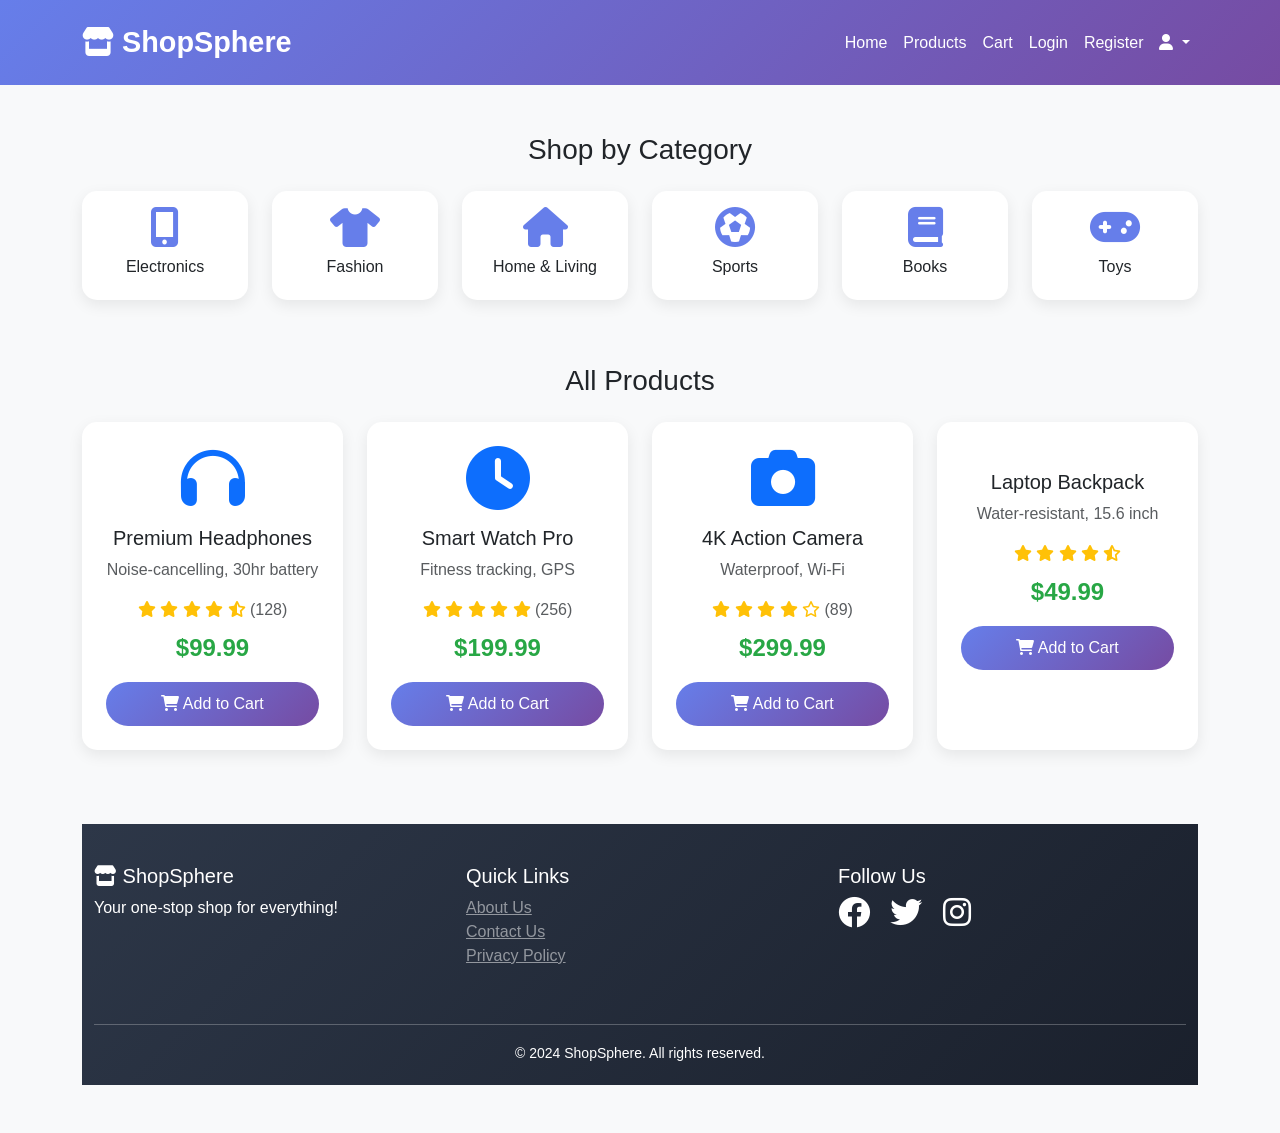
<file: src/main/resources/templates/products/list.html>
<!DOCTYPE html>
<html xmlns:th="http://www.thymeleaf.org"
      xmlns:sec="http://www.thymeleaf.org/extras/spring-security">
<head>
    <meta charset="UTF-8">
    <meta name="viewport" content="width=device-width, initial-scale=1.0">
    <title>ShopSphere - Products</title>
    
    <link href="https://cdn.jsdelivr.net/npm/bootstrap@5.1.3/dist/css/bootstrap.min.css" rel="stylesheet">
    <link href="https://cdnjs.cloudflare.com/ajax/libs/font-awesome/6.0.0/css/all.min.css" rel="stylesheet">
    
    <style>
        * { margin: 0; padding: 0; box-sizing: border-box; }
        
        body {
            font-family: 'Segoe UI', Tahoma, Geneva, Verdana, sans-serif;
            background: #f8f9fa;
        }
        
        .navbar {
            background: linear-gradient(135deg, #667eea 0%, #764ba2 100%) !important;
            padding: 1rem 0;
        }
        
        .navbar-brand {
            font-size: 1.8rem;
            font-weight: bold;
            color: white !important;
        }
        
        .nav-link {
            color: white !important;
            font-weight: 500;
        }
        
        .nav-link:hover {
            color: #ffd700 !important;
        }
        
        .card {
            border: none;
            border-radius: 15px;
            transition: all 0.3s ease;
            box-shadow: 0 5px 15px rgba(0,0,0,0.08);
            background: white;
        }
        
        .card:hover {
            transform: translateY(-10px);
            box-shadow: 0 15px 35px rgba(0,0,0,0.15);
        }
        
        .card-body {
            padding: 1.5rem;
        }
        
        .btn-primary {
            background: linear-gradient(135deg, #667eea 0%, #764ba2 100%);
            border: none;
            border-radius: 25px;
            padding: 10px 20px;
        }
        
        .btn-primary:hover {
            transform: translateY(-2px);
            box-shadow: 0 5px 15px rgba(102, 126, 234, 0.4);
        }
        
        .product-price {
            font-size: 1.5rem;
            font-weight: bold;
            color: #28a745;
        }
        
        .product-old-price {
            text-decoration: line-through;
            color: #dc3545;
            font-size: 0.9rem;
            margin-left: 10px;
        }
        
        footer {
            background: linear-gradient(135deg, #2d3748 0%, #1a202c 100%);
            color: white;
            margin-top: 50px;
            padding: 40px 0 20px;
        }
        
        .category-card {
            text-align: center;
            cursor: pointer;
        }
        
        .category-card i {
            font-size: 2.5rem;
            color: #667eea;
            margin-bottom: 10px;
        }
    </style>
</head>
<body>

<!-- Navigation -->
<!-- Navigation -->
<nav class="navbar navbar-expand-lg navbar-dark">
    <div class="container">
        <a class="navbar-brand" th:href="@{/}">
            <i class="fas fa-store"></i> ShopSphere
        </a>
        <button class="navbar-toggler" type="button" data-bs-toggle="collapse" data-bs-target="#navbarNav">
            <span class="navbar-toggler-icon"></span>
        </button>
        <div class="collapse navbar-collapse" id="navbarNav">
            <ul class="navbar-nav ms-auto">
                <li class="nav-item">
                    <a class="nav-link" th:href="@{/}">Home</a>
                </li>
                <li class="nav-item">
                    <a class="nav-link" th:href="@{/products}">Products</a>
                </li>
                <li class="nav-item">
                    <a class="nav-link" th:href="@{/cart}">Cart</a>
                </li>
                
                <!-- Show for NON-logged in users -->
                <li class="nav-item" sec:authorize="isAnonymous()">
                    <a class="nav-link" th:href="@{/login}">Login</a>
                </li>
                <li class="nav-item" sec:authorize="isAnonymous()">
                    <a class="nav-link" th:href="@{/register}">Register</a>
                </li>
                
                <!-- Show for LOGGED in users -->
                <li class="nav-item dropdown" sec:authorize="isAuthenticated()">
                    <a class="nav-link dropdown-toggle" href="#" data-bs-toggle="dropdown">
                        <i class="fas fa-user"></i> <span sec:authentication="name"></span>
                    </a>
                    <ul class="dropdown-menu">
                        <li><a class="dropdown-item" th:href="@{/profile}">
                            <i class="fas fa-id-card"></i> My Profile
                        </a></li>
                        <li><a class="dropdown-item" th:href="@{/orders}">
                            <i class="fas fa-shopping-bag"></i> My Orders
                        </a></li>
						<li>
						                            <a class="dropdown-item" th:href="@{/wishlist}">
						                                <i class="fas fa-heart"></i> Wishlist
						                            </a>
						                        </li>
                        <li><hr class="dropdown-divider"></li>
                        <!-- LOGOUT BUTTON - Add this line -->
                        <li><a class="dropdown-item" th:href="@{/logout}">
                            <i class="fas fa-sign-out-alt"></i> Logout
                        </a></li>
                    </ul>
                </li>
            </ul>
        </div>
    </div>
</nav>

<!-- Main Content -->
<div class="container my-5">
    <!-- Categories Section -->
    <div class="mb-5">
        <h3 class="text-center mb-4">Shop by Category</h3>
        <div class="row">
            <div class="col-md-2 mb-3">
                <div class="card category-card p-3">
                    <i class="fas fa-mobile-alt"></i>
                    <h6>Electronics</h6>
                </div>
            </div>
            <div class="col-md-2 mb-3">
                <div class="card category-card p-3">
                    <i class="fas fa-tshirt"></i>
                    <h6>Fashion</h6>
                </div>
            </div>
            <div class="col-md-2 mb-3">
                <div class="card category-card p-3">
                    <i class="fas fa-home"></i>
                    <h6>Home & Living</h6>
                </div>
            </div>
            <div class="col-md-2 mb-3">
                <div class="card category-card p-3">
                    <i class="fas fa-futbol"></i>
                    <h6>Sports</h6>
                </div>
            </div>
            <div class="col-md-2 mb-3">
                <div class="card category-card p-3">
                    <i class="fas fa-book"></i>
                    <h6>Books</h6>
                </div>
            </div>
            <div class="col-md-2 mb-3">
                <div class="card category-card p-3">
                    <i class="fas fa-gamepad"></i>
                    <h6>Toys</h6>
                </div>
            </div>
        </div>
    </div>
    
	<!-- Products Grid -->
	<h3 class="text-center mb-4">All Products</h3>
	<div class="row" id="productsGrid">
	    
	    <!-- Product 1 - Premium Headphones -->
	    <div class="col-md-3 mb-4">
	        <div class="card h-100">
	            <div class="card-body text-center">
	                <i class="fas fa-headphones fa-4x text-primary mb-3"></i>
	                <h5 class="card-title">Premium Headphones</h5>
	                <p class="card-text text-muted">Noise-cancelling, 30hr battery</p>
	                <div class="mb-2">
	                    <i class="fas fa-star text-warning"></i>
	                    <i class="fas fa-star text-warning"></i>
	                    <i class="fas fa-star text-warning"></i>
	                    <i class="fas fa-star text-warning"></i>
	                    <i class="fas fa-star-half-alt text-warning"></i>
	                    <span class="text-muted">(128)</span>
	                </div>
	                <div class="product-price">$99.99</div>
	                <form th:action="@{/cart/add}" method="post" class="mt-3">
	                    <input type="hidden" name="productId" value="1">
	                    <input type="hidden" name="productName" value="Premium Headphones">
	                    <input type="hidden" name="price" value="99.99">
	                    <input type="hidden" name="quantity" value="1">
	                    <button type="submit" class="btn btn-primary w-100">
	                        <i class="fas fa-shopping-cart"></i> Add to Cart
	                    </button>
	                </form>
	            </div>
	        </div>
	    </div>
	    
	    <!-- Product 2 - Smart Watch Pro -->
	    <div class="col-md-3 mb-4">
	        <div class="card h-100">
	            <div class="card-body text-center">
	                <i class="fas fa-clock fa-4x text-primary mb-3"></i>
	                <h5 class="card-title">Smart Watch Pro</h5>
	                <p class="card-text text-muted">Fitness tracking, GPS</p>
	                <div class="mb-2">
	                    <i class="fas fa-star text-warning"></i>
	                    <i class="fas fa-star text-warning"></i>
	                    <i class="fas fa-star text-warning"></i>
	                    <i class="fas fa-star text-warning"></i>
	                    <i class="fas fa-star text-warning"></i>
	                    <span class="text-muted">(256)</span>
	                </div>
	                <div class="product-price">$199.99</div>
	                <form th:action="@{/cart/add}" method="post" class="mt-3">
	                    <input type="hidden" name="productId" value="2">
	                    <input type="hidden" name="productName" value="Smart Watch Pro">
	                    <input type="hidden" name="price" value="199.99">
	                    <input type="hidden" name="quantity" value="1">
	                    <button type="submit" class="btn btn-primary w-100">
	                        <i class="fas fa-shopping-cart"></i> Add to Cart
	                    </button>
	                </form>
	            </div>
	        </div>
	    </div>
	    
	    <!-- Product 3 - 4K Action Camera -->
	    <div class="col-md-3 mb-4">
	        <div class="card h-100">
	            <div class="card-body text-center">
	                <i class="fas fa-camera fa-4x text-primary mb-3"></i>
	                <h5 class="card-title">4K Action Camera</h5>
	                <p class="card-text text-muted">Waterproof, Wi-Fi</p>
	                <div class="mb-2">
	                    <i class="fas fa-star text-warning"></i>
	                    <i class="fas fa-star text-warning"></i>
	                    <i class="fas fa-star text-warning"></i>
	                    <i class="fas fa-star text-warning"></i>
	                    <i class="far fa-star text-warning"></i>
	                    <span class="text-muted">(89)</span>
	                </div>
	                <div class="product-price">$299.99</div>
	                <form th:action="@{/cart/add}" method="post" class="mt-3">
	                    <input type="hidden" name="productId" value="3">
	                    <input type="hidden" name="productName" value="4K Action Camera">
	                    <input type="hidden" name="price" value="299.99">
	                    <input type="hidden" name="quantity" value="1">
	                    <button type="submit" class="btn btn-primary w-100">
	                        <i class="fas fa-shopping-cart"></i> Add to Cart
	                    </button>
	                </form>
	            </div>
	        </div>
	    </div>
	    
	    <!-- Product 4 - Laptop Backpack -->
	    <div class="col-md-3 mb-4">
	        <div class="card h-100">
	            <div class="card-body text-center">
	                <i class="fas fa-bag fa-4x text-primary mb-3"></i>
	                <h5 class="card-title">Laptop Backpack</h5>
	                <p class="card-text text-muted">Water-resistant, 15.6 inch</p>
	                <div class="mb-2">
	                    <i class="fas fa-star text-warning"></i>
	                    <i class="fas fa-star text-warning"></i>
	                    <i class="fas fa-star text-warning"></i>
	                    <i class="fas fa-star text-warning"></i>
	                    <i class="fas fa-star-half-alt text-warning"></i>
	                    
	                </div>
	                <div class="product-price">$49.99</div>
	                <form th:action="@{/cart/add}" method="post" class="mt-3">
	                    <input type="hidden" name="productId" value="4">
	                    <input type="hidden" name="productName" value="Laptop Backpack">
	                    <input type="hidden" name="price" value="49.99">
	                    <input type="hidden" name="quantity" value="1">
	                    <button type="submit" class="btn btn-primary w-100">
	                        <i class="fas fa-shopping-cart"></i> Add to Cart
	                    </button>
	                </form>
	            </div>
	        </div>
	    </div>
	</div>
<!-- Footer -->
<footer>
    <div class="container">
        <div class="row">
            <div class="col-md-4 mb-4">
                <h5><i class="fas fa-store"></i> ShopSphere</h5>
                <p>Your one-stop shop for everything!</p>
            </div>
            <div class="col-md-4 mb-4">
                <h5>Quick Links</h5>
                <ul class="list-unstyled">
                    <li><a href="/about" class="text-white-50">About Us</a></li>
                    <li><a href="/contact" class="text-white-50">Contact Us</a></li>
                    <li><a href="/privacy" class="text-white-50">Privacy Policy</a></li>
                </ul>
            </div>
            <div class="col-md-4 mb-4">
                <h5>Follow Us</h5>
                <div>
                    <a href="#" class="text-white me-3"><i class="fab fa-facebook fa-2x"></i></a>
                    <a href="#" class="text-white me-3"><i class="fab fa-twitter fa-2x"></i></a>
                    <a href="#" class="text-white me-3"><i class="fab fa-instagram fa-2x"></i></a>
                </div>
            </div>
        </div>
        <hr class="bg-light">
        <div class="text-center">
            <small>&copy; 2024 ShopSphere. All rights reserved.</small>
        </div>
    </div>
</footer>
<!-- ========== BOOTSTRAP JAVASCRIPT - REQUIRED FOR DROPDOWN ========== -->
<script src="https://cdn.jsdelivr.net/npm/bootstrap@5.1.3/dist/js/bootstrap.bundle.min.js"></script>

<!-- ========== INITIALIZE DROPDOWNS ========== -->
<script>
    // Method 1: Auto-initialize all dropdowns
    document.addEventListener('DOMContentLoaded', function() {
        var dropdownElementList = [].slice.call(document.querySelectorAll('.dropdown-toggle'));
        var dropdownList = dropdownElementList.map(function(dropdownToggleEl) {
            return new bootstrap.Dropdown(dropdownToggleEl);
        });
        console.log('✅ Dropdowns initialized');
    });
    
    // Method 2: Simple fallback - show on click
    document.addEventListener('click', function(e) {
        var dropdownToggle = e.target.closest('.dropdown-toggle');
        if (dropdownToggle) {
            var dropdownMenu = dropdownToggle.nextElementSibling;
            if (dropdownMenu && dropdownMenu.classList.contains('dropdown-menu')) {
                var isOpen = dropdownMenu.classList.contains('show');
                // Close other dropdowns
                document.querySelectorAll('.dropdown-menu.show').forEach(function(menu) {
                    if (menu !== dropdownMenu) {
                        menu.classList.remove('show');
                    }
                });
                // Toggle this dropdown
                if (isOpen) {
                    dropdownMenu.classList.remove('show');
                } else {
                    dropdownMenu.classList.add('show');
                }
            }
        }
    });
</script>



</body>
</html>
</file>
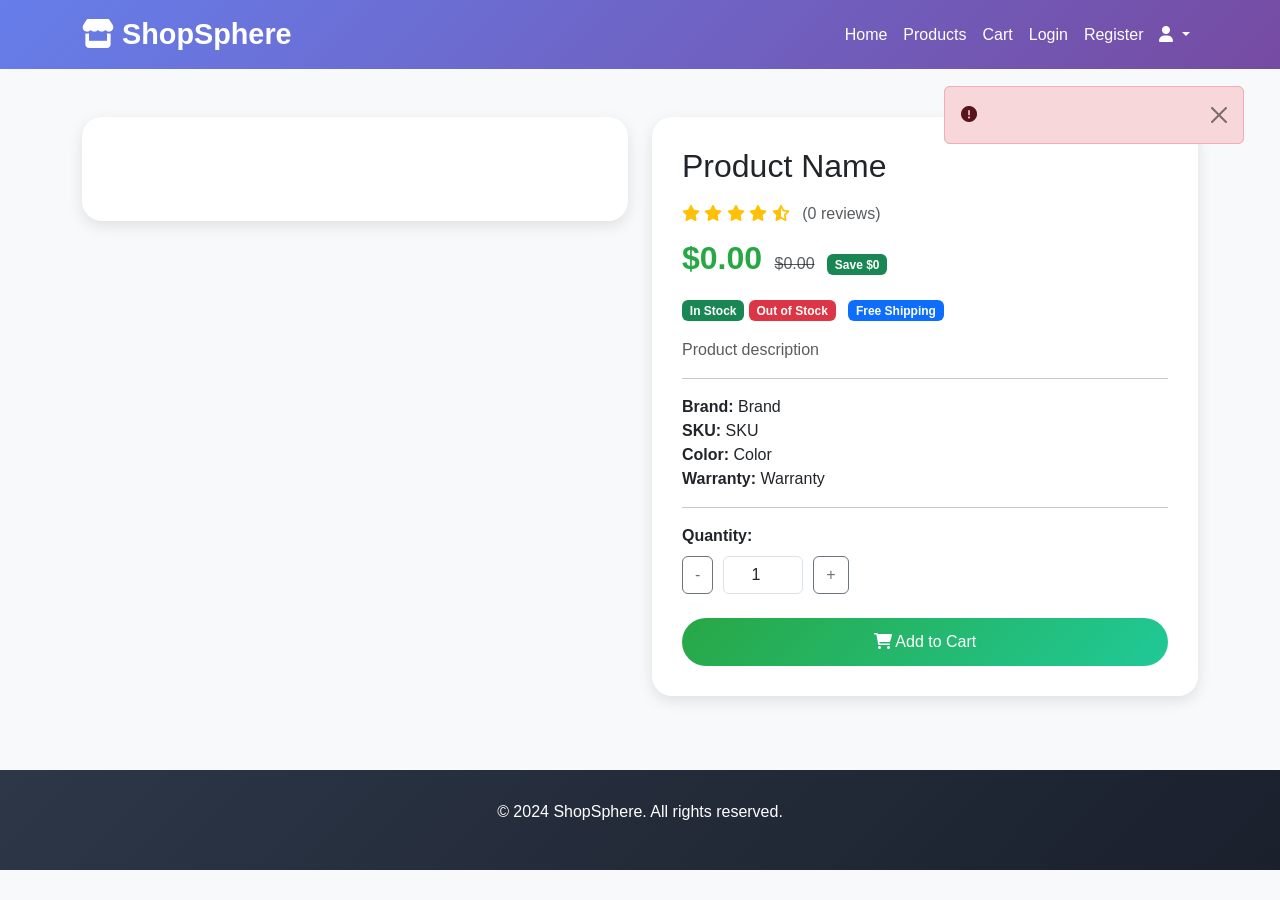
<file: src/main/resources/templates/products/product-details.html>
<!DOCTYPE html>
<html xmlns:th="http://www.thymeleaf.org"
 xmlns:sec="http://www.thymeleaf.org/extras/spring-security">
<head>
    <meta charset="UTF-8">
    <meta name="viewport" content="width=device-width, initial-scale=1.0">
    <title>ShopSphere - <span th:text="${product.name}">Product</span></title>
    
    <link href="https://cdn.jsdelivr.net/npm/bootstrap@5.1.3/dist/css/bootstrap.min.css" rel="stylesheet">
    <link href="https://cdnjs.cloudflare.com/ajax/libs/font-awesome/6.0.0/css/all.min.css" rel="stylesheet">
    
    <style>
        * { margin: 0; padding: 0; box-sizing: border-box; }
        body { font-family: 'Segoe UI', Tahoma, Geneva, Verdana, sans-serif; background: #f8f9fa; }
        .navbar { background: linear-gradient(135deg, #667eea 0%, #764ba2 100%) !important; }
        .navbar-brand { font-size: 1.8rem; font-weight: bold; color: white !important; }
        .nav-link { color: white !important; }
        .product-image { background: white; border-radius: 20px; padding: 40px; text-align: center; box-shadow: 0 5px 15px rgba(0,0,0,0.1); }
        .product-image i { font-size: 150px; color: #667eea; }
        .product-details { background: white; border-radius: 20px; padding: 30px; box-shadow: 0 5px 15px rgba(0,0,0,0.1); }
        .product-price { font-size: 2rem; font-weight: bold; color: #28a745; }
        .quantity-input { width: 80px; text-align: center; margin: 0 10px; }
        .btn-add-to-cart { background: linear-gradient(135deg, #28a745 0%, #20c997 100%); color: white; border: none; border-radius: 30px; padding: 12px; width: 100%; }
        footer { background: linear-gradient(135deg, #2d3748 0%, #1a202c 100%); color: white; margin-top: 50px; padding: 30px 0; }
        
        /* Toast Notification Styles */
        .toast-notification {
            position: fixed;
            top: 80px;
            right: 20px;
            z-index: 9999;
            min-width: 300px;
            animation: slideInRight 0.5s ease-out;
        }
        
        @keyframes slideInRight {
            from {
                transform: translateX(100%);
                opacity: 0;
            }
            to {
                transform: translateX(0);
                opacity: 1;
            }
        }
        
        @keyframes slideOutRight {
            from {
                transform: translateX(0);
                opacity: 1;
            }
            to {
                transform: translateX(100%);
                opacity: 0;
            }
        }
    </style>
</head>
<body>

<!-- Navigation -->
<!-- Navigation -->
<nav class="navbar navbar-expand-lg navbar-dark">
    <div class="container">
        <a class="navbar-brand" th:href="@{/}">
            <i class="fas fa-store"></i> ShopSphere
        </a>
        <button class="navbar-toggler" type="button" data-bs-toggle="collapse" data-bs-target="#navbarNav">
            <span class="navbar-toggler-icon"></span>
        </button>
        <div class="collapse navbar-collapse" id="navbarNav">
            <ul class="navbar-nav ms-auto">
                <li class="nav-item">
                    <a class="nav-link" th:href="@{/}">Home</a>
                </li>
                <li class="nav-item">
                    <a class="nav-link" th:href="@{/products}">Products</a>
                </li>
                <li class="nav-item">
                    <a class="nav-link" th:href="@{/cart}">Cart</a>
                </li>
                
                <!-- Show for NON-logged in users -->
                <li class="nav-item" sec:authorize="isAnonymous()">
                    <a class="nav-link" th:href="@{/login}">Login</a>
                </li>
                <li class="nav-item" sec:authorize="isAnonymous()">
                    <a class="nav-link" th:href="@{/register}">Register</a>
                </li>
                
                <!-- Show for LOGGED in users -->
                <li class="nav-item dropdown" sec:authorize="isAuthenticated()">
                    <a class="nav-link dropdown-toggle" href="#" data-bs-toggle="dropdown">
                        <i class="fas fa-user"></i> <span sec:authentication="name"></span>
                    </a>
                    <ul class="dropdown-menu">
                        <li><a class="dropdown-item" th:href="@{/profile}">
                            <i class="fas fa-id-card"></i> My Profile
                        </a></li>
                        <li><a class="dropdown-item" th:href="@{/orders}">
                            <i class="fas fa-shopping-bag"></i> My Orders
                        </a></li>
                        <li><hr class="dropdown-divider"></li>
                        <!-- LOGOUT BUTTON - Add this line -->
                        <li><a class="dropdown-item" th:href="@{/logout}">
                            <i class="fas fa-sign-out-alt"></i> Logout
                        </a></li>
                    </ul>
                </li>
            </ul>
        </div>
    </div>
</nav>
<!-- Success Message from Server (After Page Reload) -->
<div th:if="${success}" class="alert alert-success alert-dismissible fade show m-3" role="alert" style="position: fixed; top: 70px; right: 20px; z-index: 9999; min-width: 300px;">
    <i class="fas fa-check-circle"></i> <span th:text="${success}"></span>
    <button type="button" class="btn-close" data-bs-dismiss="alert"></button>
</div>

<!-- Error Message from Server -->
<div th:if="${error}" class="alert alert-danger alert-dismissible fade show m-3" role="alert" style="position: fixed; top: 70px; right: 20px; z-index: 9999; min-width: 300px;">
    <i class="fas fa-exclamation-circle"></i> <span th:text="${error}"></span>
    <button type="button" class="btn-close" data-bs-dismiss="alert"></button>
</div>

<!-- Product Detail -->
<div class="container my-5">
    <div class="row">
        <!-- Product Image -->
        <div class="col-md-6 mb-4">
            <div class="product-image">
                <i class="fas" th:classappend="${product.icon}"></i>
            </div>
        </div>
        
        <!-- Product Info -->
        <div class="col-md-6 mb-4">
            <div class="product-details">
                <h2 class="mb-3" th:text="${product.name}">Product Name</h2>
                
                <div class="mb-2">
                    <span class="rating text-warning">
                        <i class="fas fa-star"></i>
                        <i class="fas fa-star"></i>
                        <i class="fas fa-star"></i>
                        <i class="fas fa-star"></i>
                        <i class="fas fa-star-half-alt"></i>
                    </span>
                    <span class="text-muted ms-2" th:text="'(' + ${product.reviews} + ' reviews)'">(0 reviews)</span>
                </div>
                
                <div class="mb-3">
                    <span class="product-price">$<span th:text="${product.price}">0.00</span></span>
                    <span class="text-muted text-decoration-line-through ms-2">$<span th:text="${product.oldPrice}">0.00</span></span>
                    <span class="badge bg-success ms-2" th:text="'Save $' + (${product.oldPrice} - ${product.price})">Save $0</span>
                </div>
                
                <div class="mb-3">
                    <span th:if="${product.inStock}" class="badge bg-success">In Stock</span>
                    <span th:unless="${product.inStock}" class="badge bg-danger">Out of Stock</span>
                    <span class="badge bg-primary ms-2">Free Shipping</span>
                </div>
                
                <p class="text-muted" th:text="${product.description}">Product description</p>
                
                <hr>
                
                <div class="mb-3">
                    <div><strong>Brand:</strong> <span th:text="${product.brand}">Brand</span></div>
                    <div><strong>SKU:</strong> <span th:text="${product.sku}">SKU</span></div>
                    <div><strong>Color:</strong> <span th:text="${product.color}">Color</span></div>
                    <div><strong>Warranty:</strong> <span th:text="${product.warranty}">Warranty</span></div>
                </div>
                
                <hr>
                
                <div class="mb-4">
                    <label class="fw-bold mb-2">Quantity:</label>
                    <div class="d-flex align-items-center">
                        <button class="btn btn-outline-secondary" id="decreaseBtn">-</button>
                        <input type="number" id="quantity" class="quantity-input form-control" value="1" min="1" max="10">
                        <button class="btn btn-outline-secondary" id="increaseBtn">+</button>
                    </div>
                </div>
                
				<form th:action="@{/cart/add}" method="post">
				    <input type="hidden" name="productId" th:value="${product.id}">
				    <input type="hidden" name="productName" th:value="${product.name}">
				    <input type="hidden" name="price" th:value="${product.price}">
				    <input type="hidden" name="quantity" id="quantityInput" value="1">
				    <button type="submit" class="btn-add-to-cart">
				        <i class="fas fa-shopping-cart"></i> Add to Cart
				    </button>
				</form>
            </div>
        </div>
    </div>
</div>

<!-- Footer -->
<footer>
    <div class="container text-center">
        <p>&copy; 2024 ShopSphere. All rights reserved.</p>
    </div>
</footer>

<script src="https://code.jquery.com/jquery-3.6.0.min.js"></script>
<script>
    // Quantity selector
    let quantityInput = document.getElementById('quantity');
    let hiddenQuantity = document.getElementById('quantityInput');
    
    document.getElementById('increaseBtn').onclick = function() {
        let val = parseInt(quantityInput.value);
        if (val < 10) {
            quantityInput.value = val + 1;
            hiddenQuantity.value = val + 1;
        }
    };
    
    document.getElementById('decreaseBtn').onclick = function() {
        let val = parseInt(quantityInput.value);
        if (val > 1) {
            quantityInput.value = val - 1;
            hiddenQuantity.value = val - 1;
        }
    };
    
    quantityInput.onchange = function() {
        hiddenQuantity.value = this.value;
    };
    
    // Update cart count in navigation
    function updateCartCount() {
        let cart = JSON.parse(localStorage.getItem('cart')) || [];
        let totalItems = cart.reduce((sum, item) => sum + item.quantity, 0);
        let cartCountSpan = document.getElementById('cartCount');
        if (cartCountSpan) {
            cartCountSpan.innerText = totalItems;
        }
    }
    
    // Show toast notification (without page reload)
    function showToast(message, type) {
        let bgColor = type === 'success' ? '#28a745' : '#dc3545';
        let icon = type === 'success' ? 'fa-check-circle' : 'fa-exclamation-circle';
        
        let toast = $(`
            <div class="toast-notification" style="position: fixed; top: 80px; right: 20px; z-index: 9999;">
                <div class="toast show" role="alert" style="background: ${bgColor}; color: white; border-radius: 10px; min-width: 300px;">
                    <div class="toast-header" style="background: ${bgColor}; color: white; border-bottom: none;">
                        <i class="fas ${icon} me-2"></i>
                        <strong class="me-auto">ShopSphere</strong>
                        <button type="button" class="btn-close btn-close-white" data-bs-dismiss="toast"></button>
                    </div>
                    <div class="toast-body">
                        ${message}
                    </div>
                </div>
            </div>
        `);
        
        $('body').append(toast);
        
        setTimeout(function() {
            toast.fadeOut(500, function() {
                $(this).remove();
            });
        }, 3000);
    }
    
    // AJAX form submission (show message without page reload)
    $('#addToCartForm').on('submit', function(e) {
        e.preventDefault(); // Prevent page reload
        
        let formData = $(this).serialize();
        let productName = $('input[name="productName"]').val();
        let quantity = $('input[name="quantity"]').val();
        
        $.ajax({
            url: '/cart/add',
            type: 'POST',
            data: formData,
            success: function(response) {
                // Show success toast
                showToast(productName + ' added to cart! (Quantity: ' + quantity + ')', 'success');
                
                // Update cart count
                updateCartCount();
                
                // Also update the form to use AJAX for future submissions
                console.log('Item added to cart successfully');
            },
            error: function(xhr) {
                showToast('Failed to add item to cart', 'error');
                console.log('Error:', xhr);
            }
        });
    });
    
    // Load cart count on page load
    updateCartCount();
</script>

</body>
</html>
</file>
